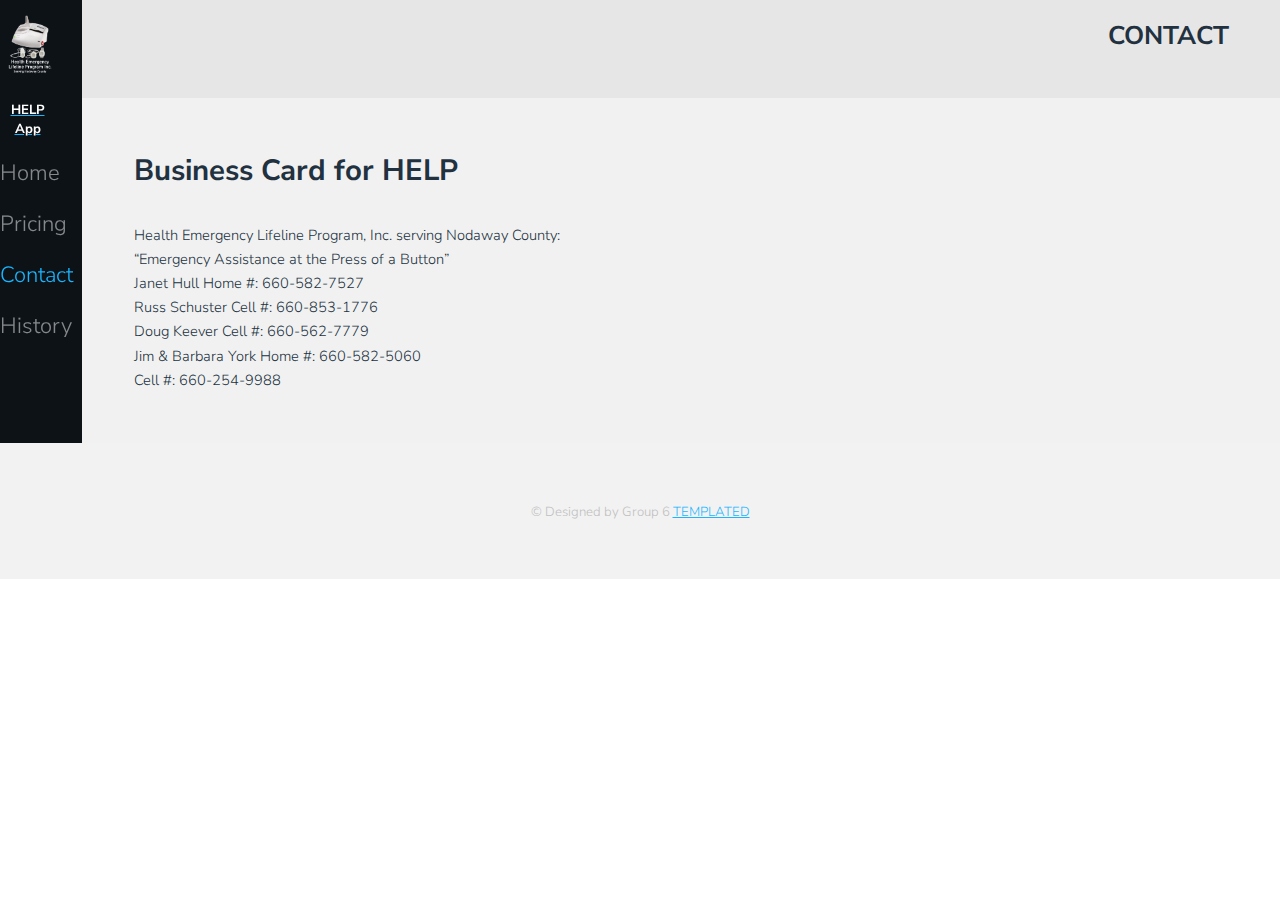
<file: contact.html>
<!DOCTYPE HTML>
<!--
	Snapshot by TEMPLATED
	templated.co @templatedco
	Released for free under the Creative Commons Attribution 3.0 license (templated.co/license)
-->
<html>

<head>
    <title>Business Card for HELP</title>
    <meta charset="utf-8" />
    <meta name="viewport" content="width=device-width, initial-scale=1" />
    <link rel="stylesheet" href="assets/css/main.css" />
</head>

<body>
    <div class="page-wrap">

        <!-- Nav -->
        <nav id="nav">
            <ul>
                <li><a href="index.html"><img src="logo.png" style="width:60px;height: 60px;"></li>
                    <li><h5><span style="color: white;">HELP App</span></h5></li>
                    <li><a href="index.html">Home</a></li>
                    <li><a href="pricing.html" >Pricing</a></li>
                    <li><a href="contact.html" class="active">Contact</a></li>
                    <li><a href="history.html">History</a></li>
            </ul>
        </nav>

        <!-- Main -->
        <section id="main">

            <!-- Header -->
            <header id="header">
                <div><h2>CONTACT</h2></div>
            </header>

            <!-- Section -->
            <section>
                <div class="inner">
                    <header>
                        <h1>Business Card for HELP</h1>
                    </header>
                    <p>Health Emergency Lifeline Program, Inc. serving Nodaway County:<br>
                        “Emergency Assistance at the Press of a Button”<br>
                        Janet Hull Home #: 660-582-7527<br>
                        Russ Schuster Cell #: 660-853-1776<br>
                        Doug Keever Cell #: 660-562-7779<br>
                        Jim & Barbara York Home #: 660-582-5060<br>
                        Cell #: 660-254-9988</p>
                </div>
            </section>
        </section>
    </div>
    <footer id="footer">
        <div class="copyright">
            &copy; Designed by Group 6 <a href="https://templated.co/">TEMPLATED</a>
        </div>
    </footer>
</body>

</html>
</file>
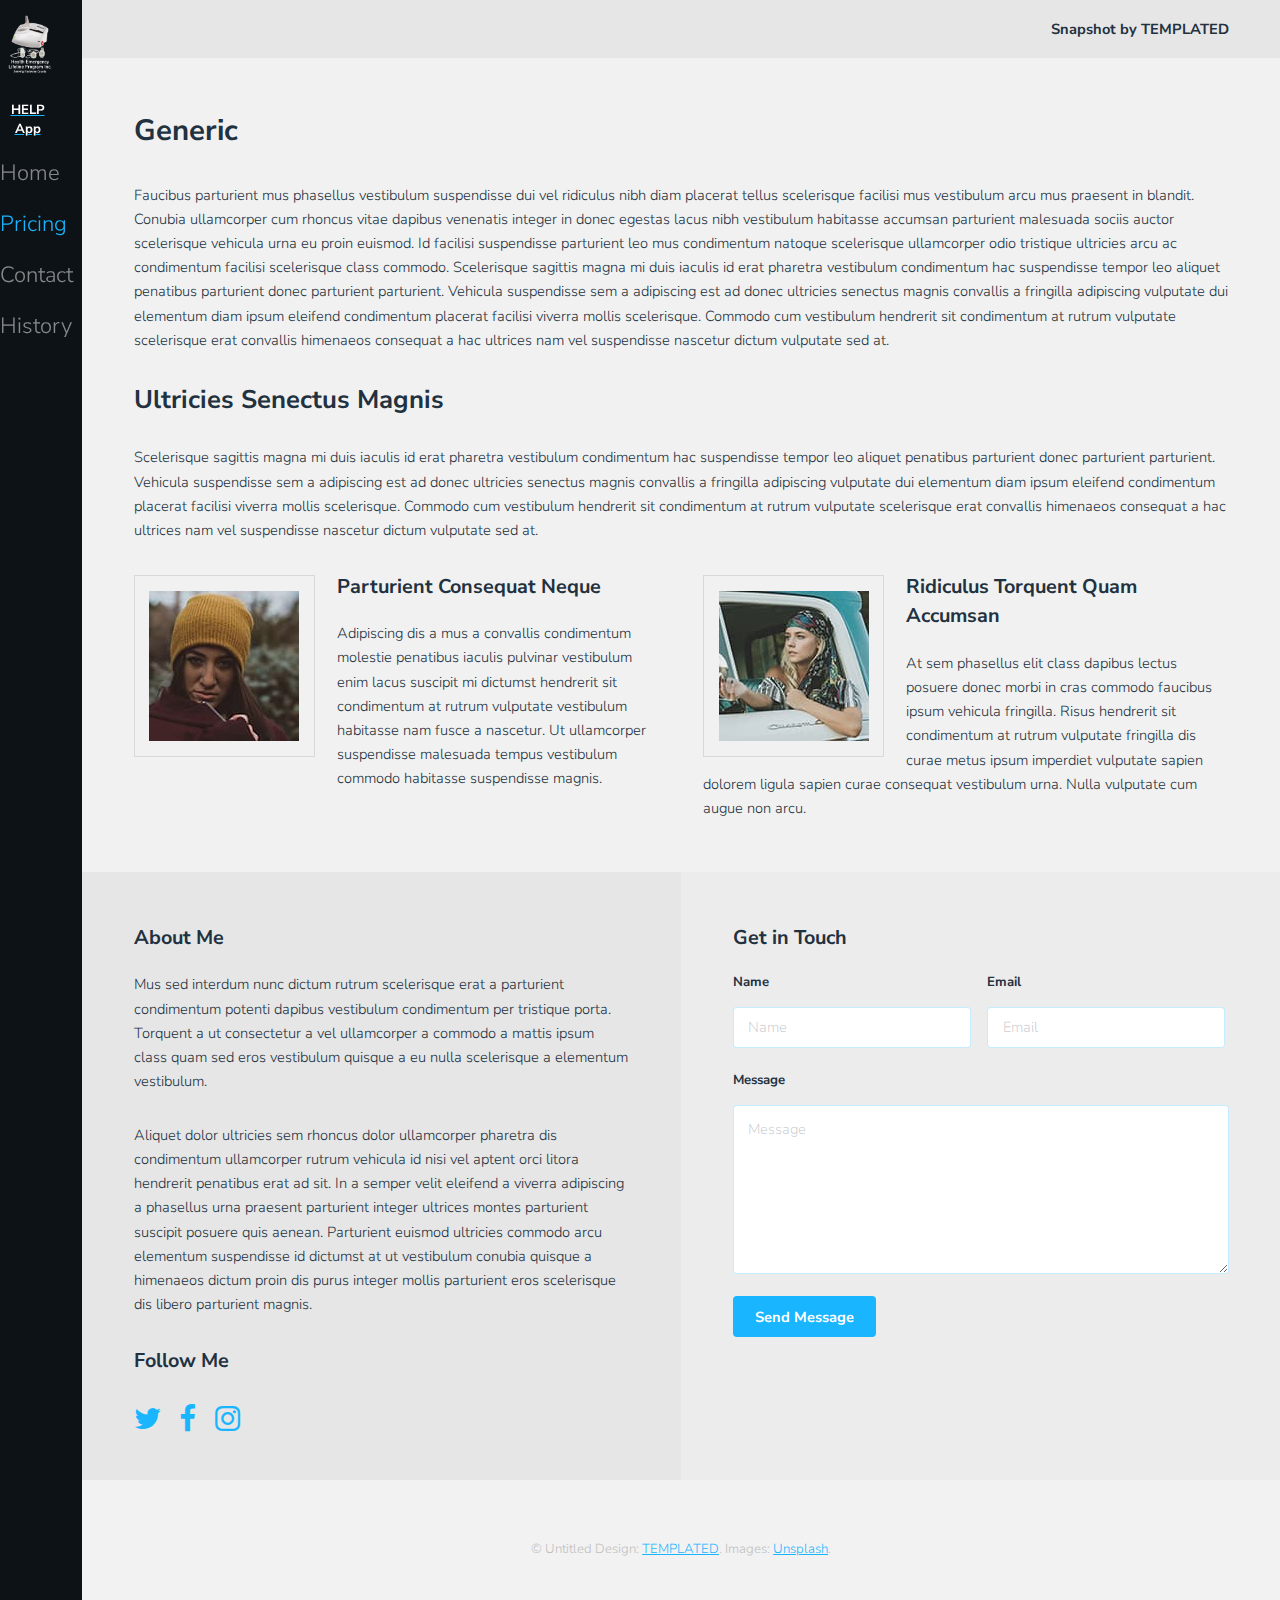
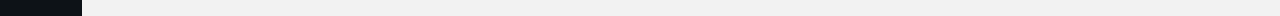
<file: generic.html>
<!DOCTYPE HTML>
<!--
	Snapshot by TEMPLATED
	templated.co @templatedco
	Released for free under the Creative Commons Attribution 3.0 license (templated.co/license)
-->
<html>
	<head>
		<title>Generic - Snapshot by TEMPLATED</title>
		<meta charset="utf-8" />
		<meta name="viewport" content="width=device-width, initial-scale=1" />
		<link rel="stylesheet" href="assets/css/main.css" />
	</head>
	<body>
		<div class="page-wrap">

			<!-- Nav -->
			<nav id="nav">
				<ul>
					<li><a href="index.html"><img src="logo.png" style="width:60px;height: 60px;"></li>
						<li><h5><span style="color: white;">HELP App</span></h5></li>
						<li><a href="index.html">Home</a></li>
						<li><a href="pricing.html" class="active">Pricing</a></li>
						<li><a href="contact.html">Contact</a></li>
						<li><a href="history.html">History</a></li>
				</ul>
			</nav>

			<!-- Main -->
				<section id="main">

					<!-- Header -->
						<header id="header">
							<div>Snapshot <span>by TEMPLATED</span></div>
						</header>

					<!-- Section -->
						<section>
							<div class="inner">
								<header>
									<h1>Generic</h1>
								</header>
								<p>Faucibus parturient mus phasellus vestibulum suspendisse dui vel ridiculus nibh diam placerat tellus scelerisque facilisi mus vestibulum arcu mus praesent in blandit. Conubia ullamcorper cum rhoncus vitae dapibus venenatis integer in donec egestas lacus nibh vestibulum habitasse accumsan parturient malesuada sociis auctor scelerisque vehicula urna eu proin euismod. Id facilisi suspendisse parturient leo mus condimentum natoque scelerisque ullamcorper odio tristique ultricies arcu ac condimentum facilisi scelerisque class commodo. Scelerisque sagittis magna mi duis iaculis id erat pharetra vestibulum condimentum hac suspendisse tempor leo aliquet penatibus parturient donec parturient parturient. Vehicula suspendisse sem a adipiscing est ad donec ultricies senectus magnis convallis a fringilla adipiscing vulputate dui elementum diam ipsum eleifend condimentum placerat facilisi viverra mollis scelerisque. Commodo cum vestibulum hendrerit sit condimentum at rutrum vulputate scelerisque erat convallis himenaeos consequat a hac ultrices nam vel suspendisse nascetur dictum vulputate sed at.</p>
								<h2>Ultricies Senectus Magnis</h2>
								<p>Scelerisque sagittis magna mi duis iaculis id erat pharetra vestibulum condimentum hac suspendisse tempor leo aliquet penatibus parturient donec parturient parturient. Vehicula suspendisse sem a adipiscing est ad donec ultricies senectus magnis convallis a fringilla adipiscing vulputate dui elementum diam ipsum eleifend condimentum placerat facilisi viverra mollis scelerisque. Commodo cum vestibulum hendrerit sit condimentum at rutrum vulputate scelerisque erat convallis himenaeos consequat a hac ultrices nam vel suspendisse nascetur dictum vulputate sed at.</p>
								<section class="columns double">
									<div class="column">
										<span class="image left special"><img src="images/pic01.jpg" alt="" /></span>
										<h3>Parturient Consequat Neque</h3>
										<p>
											Adipiscing dis a mus a convallis condimentum molestie penatibus iaculis pulvinar vestibulum enim lacus suscipit mi dictumst hendrerit sit condimentum at rutrum vulputate vestibulum habitasse nam fusce a nascetur. Ut ullamcorper suspendisse malesuada tempus vestibulum commodo habitasse suspendisse magnis.
										</p>
									</div>
									<div class="column">
										<span class="image left special"><img src="images/pic02.jpg" alt="" /></span>
										<h3>Ridiculus Torquent Quam Accumsan</h3>
										<p>
											At sem phasellus elit class dapibus lectus posuere donec morbi in cras commodo faucibus ipsum vehicula fringilla. Risus hendrerit sit condimentum at rutrum vulputate fringilla dis curae metus ipsum imperdiet vulputate sapien dolorem ligula sapien curae consequat vestibulum urna. Nulla vulputate cum augue non arcu.
										</p>
									</div>
								</section>
							</div>
						</section>

					<!-- Contact -->
						<section id="contact">
							<!-- Social -->
								<div class="social column">
									<h3>About Me</h3>
									<p>Mus sed interdum nunc dictum rutrum scelerisque erat a parturient condimentum potenti dapibus vestibulum condimentum per tristique porta. Torquent a ut consectetur a vel ullamcorper a commodo a mattis ipsum class quam sed eros vestibulum quisque a eu nulla scelerisque a elementum vestibulum.</p>
									<p>Aliquet dolor ultricies sem rhoncus dolor ullamcorper pharetra dis condimentum ullamcorper rutrum vehicula id nisi vel aptent orci litora hendrerit penatibus erat ad sit. In a semper velit eleifend a viverra adipiscing a phasellus urna praesent parturient integer ultrices montes parturient suscipit posuere quis aenean. Parturient euismod ultricies commodo arcu elementum suspendisse id dictumst at ut vestibulum conubia quisque a himenaeos dictum proin dis purus integer mollis parturient eros scelerisque dis libero parturient magnis.</p>
									<h3>Follow Me</h3>
									<ul class="icons">
										<li><a href="#" class="icon fa-twitter"><span class="label">Twitter</span></a></li>
										<li><a href="#" class="icon fa-facebook"><span class="label">Facebook</span></a></li>
										<li><a href="#" class="icon fa-instagram"><span class="label">Instagram</span></a></li>
									</ul>
								</div>

							<!-- Form -->
								<div class="column">
									<h3>Get in Touch</h3>
									<form action="#" method="post">
										<div class="field half first">
											<label for="name">Name</label>
											<input name="name" id="name" type="text" placeholder="Name">
										</div>
										<div class="field half">
											<label for="email">Email</label>
											<input name="email" id="email" type="email" placeholder="Email">
										</div>
										<div class="field">
											<label for="message">Message</label>
											<textarea name="message" id="message" rows="6" placeholder="Message"></textarea>
										</div>
										<ul class="actions">
											<li><input value="Send Message" class="button" type="submit"></li>
										</ul>
									</form>
								</div>

						</section>

					<!-- Footer -->
						<footer id="footer">
							<div class="copyright">
								&copy; Untitled Design: <a href="https://templated.co/">TEMPLATED</a>. Images: <a href="https://unsplash.com/">Unsplash</a>.
							</div>
						</footer>
				</section>
		</div>

		<!-- Scripts -->
			<script src="assets/js/jquery.min.js"></script>
			<script src="assets/js/jquery.poptrox.min.js"></script>
			<script src="assets/js/jquery.scrolly.min.js"></script>
			<script src="assets/js/skel.min.js"></script>
			<script src="assets/js/util.js"></script>
			<script src="assets/js/main.js"></script>

	</body>
</html>
</file>
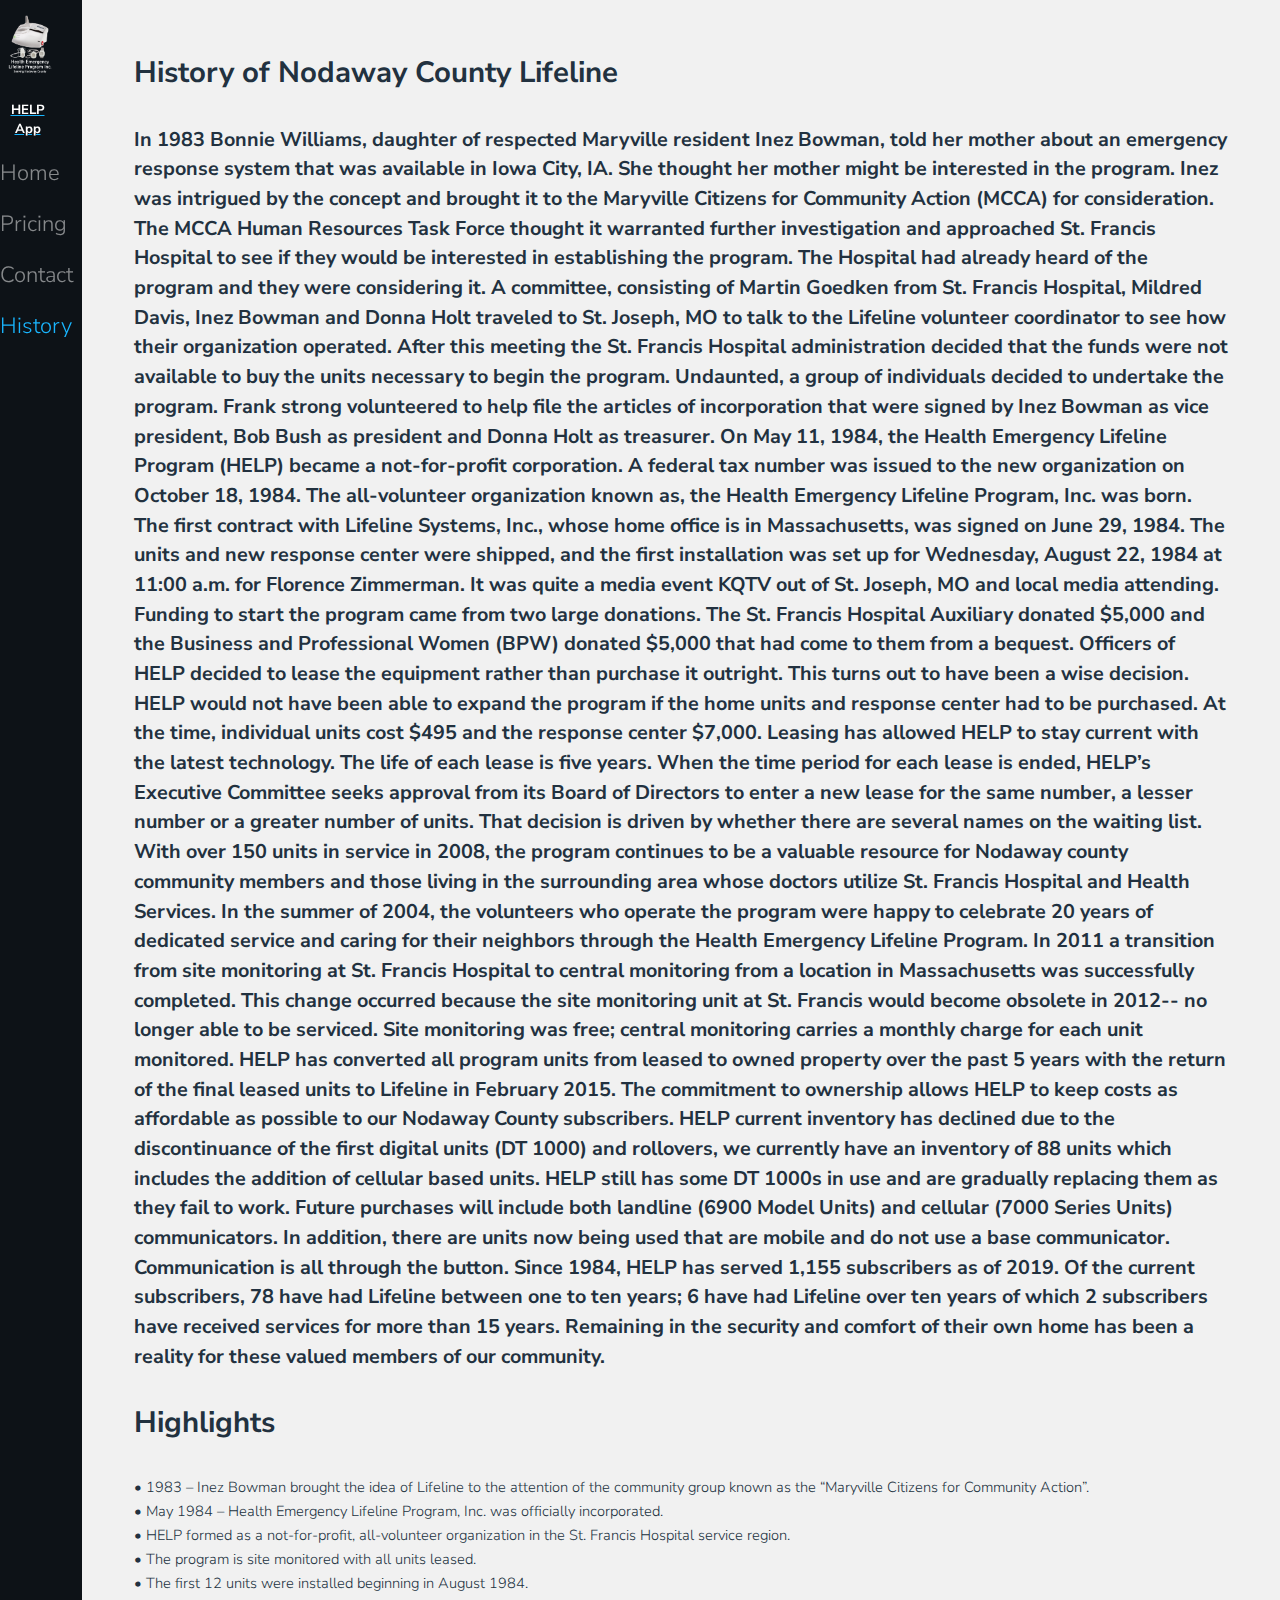
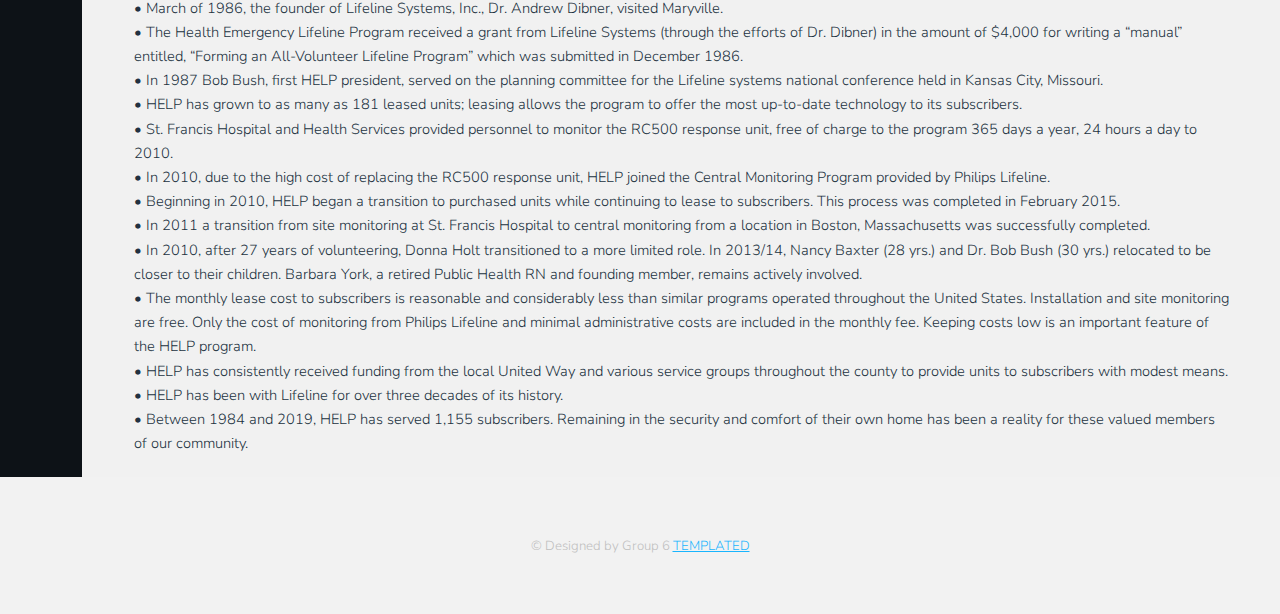
<file: history.html>
<!DOCTYPE HTML>
<!--
	Snapshot by TEMPLATED
	templated.co @templatedco
	Released for free under the Creative Commons Attribution 3.0 license (templated.co/license)
-->
<html>

<head>
    <title>Business Card for HELP</title>
    <meta charset="utf-8" />
    <meta name="viewport" content="width=device-width, initial-scale=1" />
    <link rel="stylesheet" href="assets/css/main.css" />
</head>

<body>
    <div class="page-wrap">

        <!-- Nav -->
        <nav id="nav">
            <ul>
                <li><a href="index.html"><img src="logo.png" style="width:60px;height: 60px;"></li>
                    <li><h5><span style="color: white;">HELP App</span></h5></li>
                    <li><a href="index.html">Home</a></li>
                    <li><a href="pricing.html" >Pricing</a></li>
                    <li><a href="contact.html">Contact</a></li>
                    <li><a href="history.html" class="active">History</a></li>
            </ul>
        </nav>

        <!-- Main -->
        <section id="main">

            <!-- Header -->
            

            <!-- Section -->
            <section>
                <div class="inner">
                    <header class="major special">
						<h1>History of Nodaway County Lifeline</h1>
						<p><h3>In 1983 Bonnie Williams, daughter of respected Maryville resident Inez Bowman, told her mother about an emergency response system that was available in Iowa City, IA. She thought her mother might be interested in the program. Inez was intrigued by the concept and brought it to the Maryville Citizens for Community Action (MCCA) for consideration. The MCCA Human Resources Task Force thought it warranted further investigation and approached St. Francis Hospital to see if they would be interested in establishing the program. The Hospital had already heard of the program and they were considering it.

							A committee, consisting of Martin Goedken from St. Francis Hospital, Mildred Davis, Inez Bowman and Donna Holt traveled to St. Joseph, MO to talk to the Lifeline volunteer coordinator to see how their organization operated. After this meeting the St. Francis Hospital administration decided that the funds were not available to buy the units necessary to begin the program. Undaunted, a group of individuals decided to undertake the program.
							
							Frank strong volunteered to help file the articles of incorporation that were signed by Inez Bowman as vice president, Bob Bush as president and Donna Holt as treasurer. On May 11, 1984, the Health Emergency Lifeline Program (HELP) became a not-for-profit corporation. A federal tax number was issued to the new organization on October 18, 1984. The all-volunteer organization known as, the Health Emergency Lifeline Program, Inc. was born.
							
							The first contract with Lifeline Systems, Inc., whose home office is in Massachusetts, was signed on June 29, 1984. The units and new response center were shipped, and the first installation was set up for Wednesday, August 22, 1984 at 11:00 a.m. for Florence Zimmerman. It was quite a media event KQTV out of St. Joseph, MO and local media attending.
							
							Funding to start the program came from two large donations. The St. Francis Hospital Auxiliary donated $5,000 and the Business and Professional Women (BPW) donated $5,000 that had come to them from a bequest. Officers of HELP decided to lease the equipment rather than purchase it outright. This turns out to have been a wise decision. HELP would not have been able to expand the program if the home units and response center had to be purchased. At the time, individual units cost $495 and the response center $7,000.
							
							Leasing has allowed HELP to stay current with the latest technology. The life of each lease is five years. When the time period for each lease is ended, HELP’s Executive Committee seeks approval from its Board of Directors to enter a new lease for the same number, a lesser number or a greater number of units. That decision is driven by whether there are several names on the waiting list. With over 150 units in service in 2008, the program continues to be a valuable resource for Nodaway county community members and those living in the surrounding area whose doctors utilize St. Francis Hospital and Health Services. In the summer of 2004, the volunteers who operate the program were happy to celebrate 20 years of dedicated service and caring for their neighbors through the Health Emergency Lifeline Program.
							
							In 2011 a transition from site monitoring at St. Francis Hospital to central monitoring from a location in Massachusetts was successfully completed. This change occurred because the site monitoring unit at St. Francis would become obsolete in 2012-- no longer able to be serviced. Site monitoring was free; central monitoring carries a monthly charge for each unit monitored. HELP has converted all program units from leased to owned property over the past 5 years with the return of the final leased units to Lifeline in February 2015. The commitment to ownership allows HELP to keep costs as affordable as possible to our Nodaway County subscribers.
							
							HELP current inventory has declined due to the discontinuance of the first digital units (DT 1000) and rollovers, we currently have an inventory of 88 units which includes the addition of cellular based units. HELP still has some DT 1000s in use and are gradually replacing them as they fail to work. Future purchases will include both landline (6900 Model Units) and cellular (7000 Series Units) communicators. In addition, there are units now being used that are mobile and do not use a base communicator. Communication is all through the button.
							
							Since 1984, HELP has served 1,155 subscribers as of 2019. Of the current subscribers, 78 have had Lifeline between one to ten years; 6 have had Lifeline over ten years of which 2 subscribers have received services for more than 15 years. Remaining in the security and comfort of their own home has been a reality for these valued members of our community.</p>
							<h1>Highlights</h1>
							•	1983 – Inez Bowman brought the idea of Lifeline to the attention of the community group known as the “Maryville Citizens for Community Action”.<br>
							•	May 1984 – Health Emergency Lifeline Program, Inc. was officially incorporated.<br>
•	HELP formed as a not-for-profit, all-volunteer organization in the St. Francis Hospital service region.<br>
•	The program is site monitored with all units leased.<br>
•	The first 12 units were installed beginning in August 1984.<br>
•	March of 1986, the founder of Lifeline Systems, Inc., Dr. Andrew Dibner, visited Maryville.<br>
•	The Health Emergency Lifeline Program received a grant from Lifeline Systems (through the efforts of Dr. Dibner) in the amount of $4,000 for writing a “manual” entitled, “Forming an All-Volunteer Lifeline Program” which was submitted in December 1986.<br>
•	In 1987 Bob Bush, first HELP president, served on the planning committee for the Lifeline systems national conference held in Kansas City, Missouri.<br>
•	HELP has grown to as many as 181 leased units; leasing allows the program to offer the most up-to-date technology to its subscribers.<br>
•	St. Francis Hospital and Health Services provided personnel to monitor the RC500 response unit, free of charge to the program 365 days a year, 24 hours a day to 2010.<br>
•	In 2010, due to the high cost of replacing the RC500 response unit, HELP joined the Central Monitoring Program provided by Philips Lifeline.<br>
•	Beginning in 2010, HELP began a transition to purchased units while continuing to lease to subscribers.  This process was completed in February 2015.  <br>
•	In 2011 a transition from site monitoring at St. Francis Hospital to central monitoring from a location in Boston, Massachusetts was successfully completed.<br> 
•	In 2010, after 27 years of volunteering, Donna Holt transitioned to a more limited role.  In 2013/14, Nancy Baxter (28 yrs.) and Dr. Bob Bush (30 yrs.) relocated to be closer to their children.  Barbara York, a retired Public Health RN and founding member, remains actively involved.<br>
•	The monthly lease cost to subscribers is reasonable and considerably less than similar programs operated throughout the United States.  Installation and site monitoring are free.  Only the cost of monitoring from Philips Lifeline and minimal administrative costs are included in the monthly fee.  Keeping costs low is an important feature of the HELP program.<br>
•	HELP has consistently received funding from the local United Way and various service groups throughout the county to provide units to subscribers with modest means.<br>
•	HELP has been with Lifeline for over three decades of its history.  <br>
•	Between 1984 and 2019, HELP has served 1,155 subscribers.  Remaining in the security and comfort of their own home has been a reality for these valued members of our community.<br>

</h3>
					</header>
                </div>
            </section>
        </section>
    </div>
    <footer id="footer">
        <div class="copyright">
            &copy; Designed by Group 6 <a href="https://templated.co/">TEMPLATED</a>
        </div>
    </footer>
</body>

</html>
</file>
<file: assets/css/main.css>
@import url(font-awesome.min.css);
@import url("https://fonts.googleapis.com/css?family=Nunito+Sans:300,400,600");

/*
	Snapshot by TEMPLATED
	templated.co @templatedco
	Released for free under the Creative Commons Attribution 3.0 license (templated.co/license)
*/

/* Reset */

	html, body, div, span, applet, object, iframe, h1, h2, h3, h4, h5, h6, p, blockquote, pre, a, abbr, acronym, address, big, cite, code, del, dfn, em, img, ins, kbd, q, s, samp, small, strike, strong, sub, sup, tt, var, b, u, i, center, dl, dt, dd, ol, ul, li, fieldset, form, label, legend, table, caption, tbody, tfoot, thead, tr, th, td, article, aside, canvas, details, embed, figure, figcaption, footer, header, hgroup, menu, nav, output, ruby, section, summary, time, mark, audio, video {
		margin: 0;
		padding: 0;
		border: 0;
		font-size: 100%;
		font: inherit;
		vertical-align: baseline;
	}

	article, aside, details, figcaption, figure, footer, header, hgroup, menu, nav, section {
		display: block;
	}

	body {
		line-height: 1;
	}

	ol, ul {
		list-style: none;
	}

	blockquote, q {
		quotes: none;
	}

	blockquote:before, blockquote:after, q:before, q:after {
		content: '';
		content: none;
	}

	table {
		border-collapse: collapse;
		border-spacing: 0;
	}

	body {
		-webkit-text-size-adjust: none;
	}

/* Box Model */

	*, *:before, *:after {
		-moz-box-sizing: border-box;
		-webkit-box-sizing: border-box;
		box-sizing: border-box;
	}

/* Basic */

	@-ms-viewport {
		width: device-width;
	}

	body {
		-ms-overflow-style: scrollbar;
	}

	@media screen and (max-width: 480px) {

		html, body {
			min-width: 320px;
		}

	}

	body {
		background: #fff;
	}

		body.is-loading *, body.is-loading *:before, body.is-loading *:after {
			-moz-animation: none !important;
			-webkit-animation: none !important;
			-ms-animation: none !important;
			animation: none !important;
			-moz-transition: none !important;
			-webkit-transition: none !important;
			-ms-transition: none !important;
			transition: none !important;
		}

/* Type */

	body {
		background-color: #fff;
		color: #22313F;
	}

	body, input, select, textarea {
		font-family: "Nunito Sans", Arial, Helvetica, sans-serif;
		font-size: 13pt;
		font-weight: 300;
		line-height: 1.65;
	}

		@media screen and (max-width: 1680px) {

			body, input, select, textarea {
				font-size: 11pt;
			}

		}

		@media screen and (max-width: 1280px) {

			body, input, select, textarea {
				font-size: 11pt;
			}

		}

		@media screen and (max-width: 980px) {

			body, input, select, textarea {
				font-size: 11pt;
			}

		}

		@media screen and (max-width: 736px) {

			body, input, select, textarea {
				font-size: 12pt;
			}

		}

		@media screen and (max-width: 480px) {

			body, input, select, textarea {
				font-size: 12pt;
			}

		}

	a {
		text-decoration: underline;
		color: #19B5FE;
	}

		a:hover {
			text-decoration: none;
			color: #019be3;
		}

	strong, b {
		font-weight: 700;
	}

	em, i {
		font-style: italic;
	}

	p {
		margin: 0 0 2em 0;
	}

	h1, h2, h3, h4, h5, h6 {
		font-weight: 700;
		line-height: 1.5;
		margin: 0 0 1em 0;
	}

		h1 a, h2 a, h3 a, h4 a, h5 a, h6 a {
			color: inherit;
			text-decoration: none;
		}

	h1 {
		font-size: 2em;
	}

		@media screen and (max-width: 480px) {

			h1 {
				font-size: 1.5em;
			}

		}

	h2 {
		font-size: 1.75em;
	}

		@media screen and (max-width: 480px) {

			h2 {
				font-size: 1.4em;
			}

		}

	h3 {
		font-size: 1.35em;
	}

	h4 {
		font-size: 1.1em;
	}

	h5 {
		font-size: 0.9em;
	}

	h6 {
		font-size: 0.7em;
	}

	sub {
		font-size: 0.8em;
		position: relative;
		top: 0.5em;
	}

	sup {
		font-size: 0.8em;
		position: relative;
		top: -0.5em;
	}

	blockquote {
		border-left: solid 4px;
		font-style: italic;
		margin: 0 0 2em 0;
		padding: 0.5em 0 0.5em 2em;
	}

	code {
		border-radius: 4px;
		border: solid 1px;
		font-family: "Courier New", monospace;
		font-size: 0.9em;
		margin: 0 0.25em;
		padding: 0.25em 0.65em;
	}

	pre {
		-webkit-overflow-scrolling: touch;
		font-family: "Courier New", monospace;
		font-size: 0.9em;
		margin: 0 0 2em 0;
	}

		pre code {
			display: block;
			line-height: 1.75;
			padding: 1em 1.5em;
			overflow-x: auto;
		}

	hr {
		border: 0;
		border-bottom: solid 1px;
		margin: 2em 0;
	}

		hr.major {
			margin: 3em 0;
		}

	.align-left {
		text-align: left;
	}

	.align-center {
		text-align: center;
	}

	.align-right {
		text-align: right;
	}

/* Box */

	.box {
		border-radius: 4px;
		border: solid 1px rgba(144, 144, 144, 0.25);
		margin-bottom: 2em;
		padding: 1.5em;
	}

		.box > :last-child,
		.box > :last-child > :last-child,
		.box > :last-child > :last-child > :last-child {
			margin-bottom: 0;
		}

		.box.alt {
			border: 0;
			border-radius: 0;
			padding: 0;
		}

/* Button */

	input[type="submit"],
	input[type="reset"],
	input[type="button"],
	button,
	.button {
		-moz-appearance: none;
		-webkit-appearance: none;
		-ms-appearance: none;
		appearance: none;
		-moz-transition: background-color 0.2s ease-in-out, color 0.2s ease-in-out;
		-webkit-transition: background-color 0.2s ease-in-out, color 0.2s ease-in-out;
		-ms-transition: background-color 0.2s ease-in-out, color 0.2s ease-in-out;
		transition: background-color 0.2s ease-in-out, color 0.2s ease-in-out;
		background: #19B5FE;
		color: #FFF;
		border-radius: 4px;
		border: 0;
		cursor: pointer;
		display: inline-block;
		font-weight: 700;
		height: 2.85em;
		line-height: 2.95em;
		padding: 0 1.5em;
		text-align: center;
		text-decoration: none;
		white-space: nowrap;
	}

		input[type="submit"].active,
		input[type="reset"].active,
		input[type="button"].active,
		button.active,
		.button.active {
			color: #FFF;
			background: #22313F;
		}

			input[type="submit"].active:hover,
			input[type="reset"].active:hover,
			input[type="button"].active:hover,
			button.active:hover,
			.button.active:hover {
				color: #FFF;
				background: #22313F;
			}

		input[type="submit"]:hover,
		input[type="reset"]:hover,
		input[type="button"]:hover,
		button:hover,
		.button:hover {
			color: #FFF;
			background: #019be3;
		}

		input[type="submit"].alt,
		input[type="reset"].alt,
		input[type="button"].alt,
		button.alt,
		.button.alt {
			background: none;
			box-shadow: 0 0 0 2px rgba(144, 144, 144, 0.25);
		}

			input[type="submit"].alt:hover,
			input[type="reset"].alt:hover,
			input[type="button"].alt:hover,
			button.alt:hover,
			.button.alt:hover {
				background: rgba(144, 144, 144, 0.075);
				box-shadow: 0 0 0 2px rgba(144, 144, 144, 0.25);
			}

		input[type="submit"].icon,
		input[type="reset"].icon,
		input[type="button"].icon,
		button.icon,
		.button.icon {
			padding-left: 1.35em;
		}

			input[type="submit"].icon:before,
			input[type="reset"].icon:before,
			input[type="button"].icon:before,
			button.icon:before,
			.button.icon:before {
				margin-right: 0.5em;
			}

		input[type="submit"].fit,
		input[type="reset"].fit,
		input[type="button"].fit,
		button.fit,
		.button.fit {
			display: block;
			margin: 0 0 1em 0;
			width: 100%;
		}

		input[type="submit"].small,
		input[type="reset"].small,
		input[type="button"].small,
		button.small,
		.button.small {
			font-size: 0.8em;
		}

		input[type="submit"].big,
		input[type="reset"].big,
		input[type="button"].big,
		button.big,
		.button.big {
			font-size: 1.35em;
			padding: 0 2em;
		}

		input[type="submit"].disabled, input[type="submit"]:disabled,
		input[type="reset"].disabled,
		input[type="reset"]:disabled,
		input[type="button"].disabled,
		input[type="button"]:disabled,
		button.disabled,
		button:disabled,
		.button.disabled,
		.button:disabled {
			-moz-pointer-events: none;
			-webkit-pointer-events: none;
			-ms-pointer-events: none;
			pointer-events: none;
			opacity: 0.25;
		}

		@media screen and (max-width: 480px) {

			input[type="submit"],
			input[type="reset"],
			input[type="button"],
			button,
			.button {
				padding: 0;
			}

		}

/* Contact */

	#contact {
		display: -ms-flexbox;
		-ms-flex-pack: justify;
		display: -moz-flex;
		display: -webkit-flex;
		display: -ms-flex;
		display: flex;
		-moz-flex-wrap: wrap;
		-webkit-flex-wrap: wrap;
		-ms-flex-wrap: wrap;
		flex-wrap: wrap;
		-moz-justify-content: space-between;
		-webkit-justify-content: space-between;
		-ms-justify-content: space-between;
		justify-content: space-between;
		background: #ececec;
	}

		#contact form {
			margin: 0;
		}

		#contact .icons {
			margin-bottom: 1em;
		}

		#contact .column {
			padding: 3.5em 0 1.5em 0;
			padding-left: 3.5em;
			padding-right: 3.5em;
			width: 50%;
		}

			#contact .column.social {
				background: #e6e6e6;
			}

			@media screen and (max-width: 980px) {

				#contact .column {
					padding: 2em 0 0.1em 0;
					padding-left: 2em;
					padding-right: 2em;
				}

			}

			@media screen and (max-width: 736px) {

				#contact .column {
					width: 100%;
				}

			}

			@media screen and (max-width: 480px) {

				#contact .column {
					padding: 1em 0 0.1em 0;
					padding-left: 1em;
					padding-right: 1em;
				}

			}

/* Form */

	form {
		margin: 0 0 2em 0;
	}

		form .field {
			margin-bottom: 1.5em;
		}

			form .field.half {
				display: inline-block;
				width: 48%;
			}

				form .field.half.first {
					margin-right: 2.5%;
				}

		@media screen and (max-width: 980px) {

			form .field.half {
				display: block;
				width: 100%;
			}

				form .field.half.first {
					margin-right: 0;
				}

		}

	label {
		display: block;
		font-size: 0.9em;
		font-weight: 700;
		margin: 0 0 1em 0;
	}

	input[type="text"],
	input[type="password"],
	input[type="email"],
	select,
	textarea {
		-moz-appearance: none;
		-webkit-appearance: none;
		-ms-appearance: none;
		appearance: none;
		border-radius: 4px;
		border: solid 1px rgba(25, 181, 254, 0.25);
		color: inherit;
		display: block;
		outline: 0;
		padding: 0 1em;
		text-decoration: none;
		width: 100%;
	}

		input[type="text"]:invalid,
		input[type="password"]:invalid,
		input[type="email"]:invalid,
		select:invalid,
		textarea:invalid {
			box-shadow: none;
		}

		input[type="text"]:active, input[type="text"]:focus,
		input[type="password"]:active,
		input[type="password"]:focus,
		input[type="email"]:active,
		input[type="email"]:focus,
		select:active,
		select:focus,
		textarea:active,
		textarea:focus {
			border: solid 1px #19B5FE;
		}

	.select-wrapper {
		text-decoration: none;
		display: block;
		position: relative;
	}

		.select-wrapper:before {
			-moz-osx-font-smoothing: grayscale;
			-webkit-font-smoothing: antialiased;
			font-family: FontAwesome;
			font-style: normal;
			font-weight: normal;
			text-transform: none !important;
		}

		.select-wrapper:before {
			content: '\f078';
			display: block;
			height: 2.75em;
			line-height: 2.75em;
			pointer-events: none;
			position: absolute;
			right: 0;
			text-align: center;
			top: 0;
			width: 2.75em;
		}

		.select-wrapper select::-ms-expand {
			display: none;
		}

	input[type="text"],
	input[type="password"],
	input[type="email"],
	select {
		height: 2.75em;
	}

	textarea {
		padding: 0.75em 1em;
	}

	input[type="checkbox"],
	input[type="radio"] {
		-moz-appearance: none;
		-webkit-appearance: none;
		-ms-appearance: none;
		appearance: none;
		display: block;
		float: left;
		margin-right: -2em;
		opacity: 0;
		width: 1em;
		z-index: -1;
	}

		input[type="checkbox"] + label,
		input[type="radio"] + label {
			text-decoration: none;
			cursor: pointer;
			display: inline-block;
			font-size: 1em;
			font-weight: 300;
			padding-left: 2.4em;
			padding-right: 0.75em;
			position: relative;
		}

			input[type="checkbox"] + label:before,
			input[type="radio"] + label:before {
				-moz-osx-font-smoothing: grayscale;
				-webkit-font-smoothing: antialiased;
				font-family: FontAwesome;
				font-style: normal;
				font-weight: normal;
				text-transform: none !important;
			}

			input[type="checkbox"] + label:before,
			input[type="radio"] + label:before {
				border-radius: 4px;
				border: solid 1px;
				content: '';
				display: inline-block;
				height: 1.65em;
				left: 0;
				line-height: 1.58125em;
				position: absolute;
				text-align: center;
				top: 0;
				width: 1.65em;
			}

		input[type="checkbox"]:checked + label:before,
		input[type="radio"]:checked + label:before {
			content: '\f00c';
		}

	input[type="checkbox"] + label:before {
		border-radius: 4px;
	}

	input[type="radio"] + label:before {
		border-radius: 100%;
	}

	::-webkit-input-placeholder {
		opacity: 1.0;
		color: rgba(34, 49, 63, 0.25);
	}

	:-moz-placeholder {
		opacity: 1.0;
		color: rgba(34, 49, 63, 0.25);
	}

	::-moz-placeholder {
		opacity: 1.0;
		color: rgba(34, 49, 63, 0.25);
	}

	:-ms-input-placeholder {
		opacity: 1.0;
		color: rgba(34, 49, 63, 0.25);
	}

	.formerize-placeholder {
		opacity: 1.0;
		color: rgba(34, 49, 63, 0.25);
	}

/* Gallery */

	@-moz-keyframes gallery {
		100% {
			opacity: 1;		}
	}

	@-webkit-keyframes gallery {
		100% {
			opacity: 1;		}
	}

	@-ms-keyframes gallery {
		100% {
			opacity: 1;		}
	}

	@keyframes gallery {
		100% {
			opacity: 1;		}
	}

	.gallery {
		padding: 3.5em;
		position: relative;
		overflow: hidden;
		min-height: 12em;
	}

		@media screen and (max-width: 980px) {

			.gallery {
				padding: 2em;
				min-height: 20em;
			}

				.gallery header h2 {
					margin-bottom: 1em;
				}

		}

		@media screen and (max-width: 480px) {

			.gallery {
				padding: 1em;
			}

		}

		.gallery header {
			display: -ms-flexbox;
			-ms-flex-pack: justify;
			display: -moz-flex;
			display: -webkit-flex;
			display: -ms-flex;
			display: flex;
			-moz-flex-wrap: wrap;
			-webkit-flex-wrap: wrap;
			-ms-flex-wrap: wrap;
			flex-wrap: wrap;
			-moz-justify-content: space-between;
			-webkit-justify-content: space-between;
			-ms-justify-content: space-between;
			justify-content: space-between;
		}

			.gallery header.special {
				-moz-justify-content: center;
				-webkit-justify-content: center;
				-ms-justify-content: center;
				justify-content: center;
			}

			@media screen and (max-width: 736px) {

				.gallery header {
					display: block;
				}

			}

			@media screen and (max-width: 480px) {

				.gallery header h2 {
					margin-bottom: .5em;
				}

			}

		.gallery footer {
			text-align: center;
			margin-top: 4em;
		}

		.gallery .content {
			display: -ms-flexbox;
			display: -moz-flex;
			display: -webkit-flex;
			display: -ms-flex;
			display: flex;
			-moz-flex-wrap: wrap;
			-webkit-flex-wrap: wrap;
			-ms-flex-wrap: wrap;
			flex-wrap: wrap;
			-moz-justify-content: -moz-flex-start;
			-webkit-justify-content: -webkit-flex-start;
			-ms-justify-content: -ms-flex-start;
			justify-content: flex-start;
		}

			.gallery .content .media {
				-moz-animation: gallery 0.75s ease-out 0.4s forwards;
				-webkit-animation: gallery 0.75s ease-out 0.4s forwards;
				-ms-animation: gallery 0.75s ease-out 0.4s forwards;
				animation: gallery 0.75s ease-out 0.4s forwards;
				margin-bottom: 0;
				overflow: hidden;
				opacity: 0;
				position: relative;
				width: 25%;
			}

				.gallery .content .media a {
					display: block;
				}

				.gallery .content .media img {
					-moz-transition: -moz-transform 0.2s ease-in-out;
					-webkit-transition: -webkit-transform 0.2s ease-in-out;
					-ms-transition: -ms-transform 0.2s ease-in-out;
					transition: transform 0.2s ease-in-out;
					max-width: 100%;
					height: auto;
					vertical-align: middle;
				}

				.gallery .content .media:hover img {
					-moz-transform: scale(1.075);
					-webkit-transform: scale(1.075);
					-ms-transform: scale(1.075);
					transform: scale(1.075);
				}

				@media screen and (max-width: 736px) {

					.gallery .content .media {
						width: 50%;
					}

				}

				@media screen and (max-width: 480px) {

					.gallery .content .media {
						width: 100%;
					}

				}

/* Icon */

	.icon {
		text-decoration: none;
		border-bottom: none;
		position: relative;
	}

		.icon:before {
			-moz-osx-font-smoothing: grayscale;
			-webkit-font-smoothing: antialiased;
			font-family: FontAwesome;
			font-style: normal;
			font-weight: normal;
			text-transform: none !important;
		}

		.icon > .label {
			display: none;
		}

/* Image */

	.image {
		border: 0;
		display: inline-block;
		position: relative;
	}

		.image img {
			display: block;
		}

		.image.left, .image.right {
			max-width: 40%;
		}

			.image.left img, .image.right img {
				width: 100%;
			}

			@media screen and (max-width: 480px) {

				.image.left, .image.right {
					max-width: 100%;
					width: 100%;
				}

			}

		.image.left {
			float: left;
			margin: 0 1.5em 1em 0;
			top: 0.25em;
		}

			@media screen and (max-width: 480px) {

				.image.left {
					float: none;
					margin: 0 0 1em 0;
				}

			}

		.image.right {
			float: right;
			margin: 0 0 1em 1.5em;
			top: 0.25em;
		}

			@media screen and (max-width: 480px) {

				.image.right {
					float: none;
					margin: 0 0 1em 0;
				}

			}

		.image.fit {
			display: block;
			margin: 0 0 2em 0;
			width: 100%;
		}

			.image.fit img {
				width: 100%;
			}

		.image.special {
			border: solid 1px rgba(144, 144, 144, 0.25);
			padding: 1em;
		}

		.image.main {
			display: block;
			margin: 0 0 3em 0;
			width: 100%;
		}

			.image.main img {
				width: 100%;
			}

/* List */

	ol {
		list-style: decimal;
		margin: 0 0 2em 0;
		padding-left: 1.25em;
	}

		ol li {
			padding-left: 0.25em;
		}

	ul {
		list-style: disc;
		margin: 0 0 2em 0;
		padding-left: 1em;
	}

		ul li {
			padding-left: 0.5em;
		}

		ul.alt {
			list-style: none;
			padding-left: 0;
		}

			ul.alt li {
				border-top: solid 1px;
				padding: 0.5em 0;
			}

				ul.alt li:first-child {
					border-top: 0;
					padding-top: 0;
				}

		ul.tabs {
			list-style: none;
			padding-left: 0;
		}

			ul.tabs li {
				display: inline-block;
			}

				ul.tabs li:first-child {
					padding: 0;
				}

				@media screen and (max-width: 736px) {

					ul.tabs li {
						display: block;
						margin: 0 0 .25em 0;
						padding: 0;
					}

						ul.tabs li .button {
							width: 100%;
						}

				}

			@media screen and (max-width: 480px) {

				ul.tabs {
					margin-bottom: 1em;
				}

			}

		ul.icons {
			cursor: default;
			list-style: none;
			padding-left: 0;
		}

			ul.icons li {
				display: inline-block;
				padding: 0 1em 0 0;
			}

				ul.icons li:last-child {
					padding-right: 0;
				}

				ul.icons li .icon:before {
					font-size: 2em;
				}

		ul.actions {
			cursor: default;
			list-style: none;
			padding-left: 0;
		}

			ul.actions li {
				display: inline-block;
				padding: 0 1em 0 0;
				vertical-align: middle;
			}

				ul.actions li:last-child {
					padding-right: 0;
				}

			ul.actions.small li {
				padding: 0 0.5em 0 0;
			}

			ul.actions.vertical li {
				display: block;
				padding: 1em 0 0 0;
			}

				ul.actions.vertical li:first-child {
					padding-top: 0;
				}

				ul.actions.vertical li > * {
					margin-bottom: 0;
				}

			ul.actions.vertical.small li {
				padding: 0.5em 0 0 0;
			}

				ul.actions.vertical.small li:first-child {
					padding-top: 0;
				}

			ul.actions.fit {
				display: table;
				margin-left: -1em;
				padding: 0;
				table-layout: fixed;
				width: calc(100% + 1em);
			}

				ul.actions.fit li {
					display: table-cell;
					padding: 0 0 0 1em;
				}

					ul.actions.fit li > * {
						margin-bottom: 0;
					}

				ul.actions.fit.small {
					margin-left: -0.5em;
					width: calc(100% + 0.5em);
				}

					ul.actions.fit.small li {
						padding: 0 0 0 0.5em;
					}

			@media screen and (max-width: 480px) {

				ul.actions {
					margin: 0 0 2em 0;
				}

					ul.actions li {
						padding: 1em 0 0 0;
						display: block;
						text-align: center;
						width: 100%;
					}

						ul.actions li:first-child {
							padding-top: 0;
						}

						ul.actions li > * {
							width: 100%;
							margin: 0 !important;
						}

							ul.actions li > *.icon:before {
								margin-left: -2em;
							}

					ul.actions.small li {
						padding: 0.5em 0 0 0;
					}

						ul.actions.small li:first-child {
							padding-top: 0;
						}

			}

	dl {
		margin: 0 0 2em 0;
	}

		dl dt {
			display: block;
			font-weight: 700;
			margin: 0 0 1em 0;
		}

		dl dd {
			margin-left: 2em;
		}

/* Section/Article */

	section.special, article.special {
		text-align: center;
	}

	section .inner, article .inner {
		padding: 3.5em 0 1.5em 0;
		padding-left: 3.5em;
		padding-right: 3.5em;
	}

		@media screen and (max-width: 980px) {

			section .inner, article .inner {
				padding: 2em 0 0.1em 0;
				padding-right: 2em;
				padding-left: 2em;
			}

		}

		@media screen and (max-width: 480px) {

			section .inner, article .inner {
				padding: 1em 0 0.1em 0;
				padding-right: 1em;
				padding-left: 1em;
			}

		}

	section .columns, article .columns {
		display: -ms-flexbox;
		display: -moz-flex;
		display: -webkit-flex;
		display: -ms-flex;
		display: flex;
		-moz-flex-wrap: wrap;
		-webkit-flex-wrap: wrap;
		-ms-flex-wrap: wrap;
		flex-wrap: wrap;
		-moz-justify-content: space-between;
		-webkit-justify-content: space-between;
		-ms-justify-content: space-between;
		justify-content: space-between;
	}

		section .columns.double .column, article .columns.double .column {
			width: 48%;
		}

			@media screen and (max-width: 980px) {

				section .columns.double .column, article .columns.double .column {
					width: 100%;
				}

			}

	header p {
		position: relative;
		margin: 0 0 1.5em 0;
	}

	header h2 + p {
		font-size: 1.25em;
		margin-top: -1em;
	}

	header h3 + p {
		font-size: 1.1em;
		margin-top: -0.8em;
	}

	header h4 + p,
	header h5 + p,
	header h6 + p {
		font-size: 0.9em;
		margin-top: -0.6em;
	}

/* Table */

	.table-wrapper {
		-webkit-overflow-scrolling: touch;
		overflow-x: auto;
	}

	table {
		margin: 0 0 2em 0;
		width: 100%;
	}

		table tbody tr {
			border: solid 1px;
			border-left: 0;
			border-right: 0;
		}

		table td {
			padding: 0.75em 0.75em;
		}

		table th {
			font-size: 0.9em;
			font-weight: 700;
			padding: 0 0.75em 0.75em 0.75em;
			text-align: left;
		}

		table thead {
			border-bottom: solid 2px;
		}

		table tfoot {
			border-top: solid 2px;
		}

		table.alt {
			border-collapse: separate;
		}

			table.alt tbody tr td {
				border: solid 1px;
				border-left-width: 0;
				border-top-width: 0;
			}

				table.alt tbody tr td:first-child {
					border-left-width: 1px;
				}

			table.alt tbody tr:first-child td {
				border-top-width: 1px;
			}

			table.alt thead {
				border-bottom: 0;
			}

			table.alt tfoot {
				border-top: 0;
			}

/* Wrapper */

	.page-wrap {
		display: -ms-flexbox;
		display: -moz-flex;
		display: -webkit-flex;
		display: -ms-flex;
		display: flex;
		-moz-flex-wrap: nowrap;
		-webkit-flex-wrap: nowrap;
		-ms-flex-wrap: nowrap;
		flex-wrap: nowrap;
		-moz-justify-content: -moz-flex-start;
		-webkit-justify-content: -webkit-flex-start;
		-ms-justify-content: -ms-flex-start;
		justify-content: flex-start;
	}

	.wrapper {
		position: relative;
	}

		.wrapper > .inner {
			margin: 0 auto;
			width: 60em;
		}

		@media screen and (max-width: 1280px) {

			.wrapper > .inner {
				width: 65em;
			}

		}

		@media screen and (max-width: 980px) {

			.wrapper > .inner {
				width: 100%;
			}

		}

/* Header */

	#header {
		font-weight: 700;
	}

/* Menu */

	#nav {
		background: #0d1217;
		z-index: 10002;
		position: relative;
		width: 6em;
	}

		#nav ul {
			list-style: none;
			margin: 0;
			padding: 0;
			position: fixed;
			top: 1em;
			left: 0;
		}

			#nav ul li {
				padding: 0;
				width: 3.75em;
				text-align: Center;
				margin-bottom: 1em;
			}

				#nav ul li a {
					color: rgba(255, 255, 255, 0.5);
					text-decoration: none;
					font-size: 1.5em;
				}

					#nav ul li a:hover {
						color: white;
					}

					#nav ul li a.active {
						color: #19B5FE;
					}

				@media screen and (max-width: 736px) {

					#nav ul li {
						width: 3.4em;
					}

				}

/* Banner */

	body.is-loading #banner > .inner {
		opacity: 0;
		-moz-transform: translateY(1em);
		-webkit-transform: translateY(1em);
		-ms-transform: translateY(1em);
		transform: translateY(1em);
	}

	#banner {
		display: -ms-flexbox;
		-ms-flex-pack: center;
		-ms-flex-align: center;
		padding: 8em 0 6em 0;
		-moz-align-items: center;
		-webkit-align-items: center;
		-ms-align-items: center;
		align-items: center;
		display: -moz-flex;
		display: -webkit-flex;
		display: -ms-flex;
		display: flex;
		-moz-justify-content: center;
		-webkit-justify-content: center;
		-ms-justify-content: center;
		justify-content: center;
		min-height: 75vh;
		height: 75vh;
		position: relative;
		background: #000;
		background-image: url(../../cover.jpg);
		background-size: cover;
		background-attachment: fixed;
		background-repeat: no-repeat;
		background-position: center;
		text-align: center;
		color: #FFF;
	}

		#banner:before {
			-moz-transition: opacity 3s ease;
			-webkit-transition: opacity 3s ease;
			-ms-transition: opacity 3s ease;
			transition: opacity 3s ease;
			-moz-transition-delay: 0.25s;
			-webkit-transition-delay: 0.25s;
			-ms-transition-delay: 0.25s;
			transition-delay: 0.25s;
			content: '';
			display: block;
			background-color: #000;
			height: 100%;
			left: 0;
			opacity: 0.65;
			position: absolute;
			top: 0;
			width: 100%;
			z-index: 1;
		}

		#banner .inner {
			-moz-transform: none;
			-webkit-transform: none;
			-ms-transform: none;
			transform: none;
			-moz-transition: opacity 1s ease, transform 1s ease;
			-webkit-transition: opacity 1s ease, transform 1s ease;
			-ms-transition: opacity 1s ease, transform 1s ease;
			transition: opacity 1s ease, transform 1s ease;
			position: relative;
			opacity: 1;
			z-index: 3;
			padding: 0 2em;
		}

		#banner h1 {
			font-size: 4em;
			line-height: 1em;
			margin: 0 0 0.5em 0;
			padding: 0;
			color: #FFF;
		}

		#banner p {
			font-size: 1.5em;
			margin-bottom: 1.75em;
		}

		#banner a {
			color: #FFF;
			text-decoration: none;
		}

		@media screen and (max-width: 1280px) {

			#banner h1 {
				font-size: 3.5em;
			}

		}

		@media screen and (max-width: 736px) {

			#banner {
				background-attachment: scroll;
			}

				#banner h1 {
					font-size: 2.25em;
				}

				#banner p {
					font-size: 1.25em;
				}

		}

/* Main */

	#main {
		background: #f1f1f1;
		width: 100%;
	}

		#main #header {
			background: #e6e6e6;
			padding: 1.15em 3.5em;
			text-align: right;
		}

			#main #header h1 {
				margin: 0;
				font-size: 1em;
			}

			@media screen and (max-width: 980px) {

				#main #header {
					padding: 1.15em 2em;
				}

			}

			@media screen and (max-width: 736px) {

				#main #header {
					text-align: center;
				}

			}

/* Footer */

	#footer {
		padding: 4em 0 2em 0;
		background: #f2f2f2;
	}

		#footer .copyright {
			color: #bfbfbf;
			font-size: 0.9em;
			margin: 0 0 2em 0;
			padding: 0 1em;
			text-align: center;
		}

		@media screen and (max-width: 736px) {

			#footer {
				padding: 3em 0 1em 0;
			}

		}
</file>
